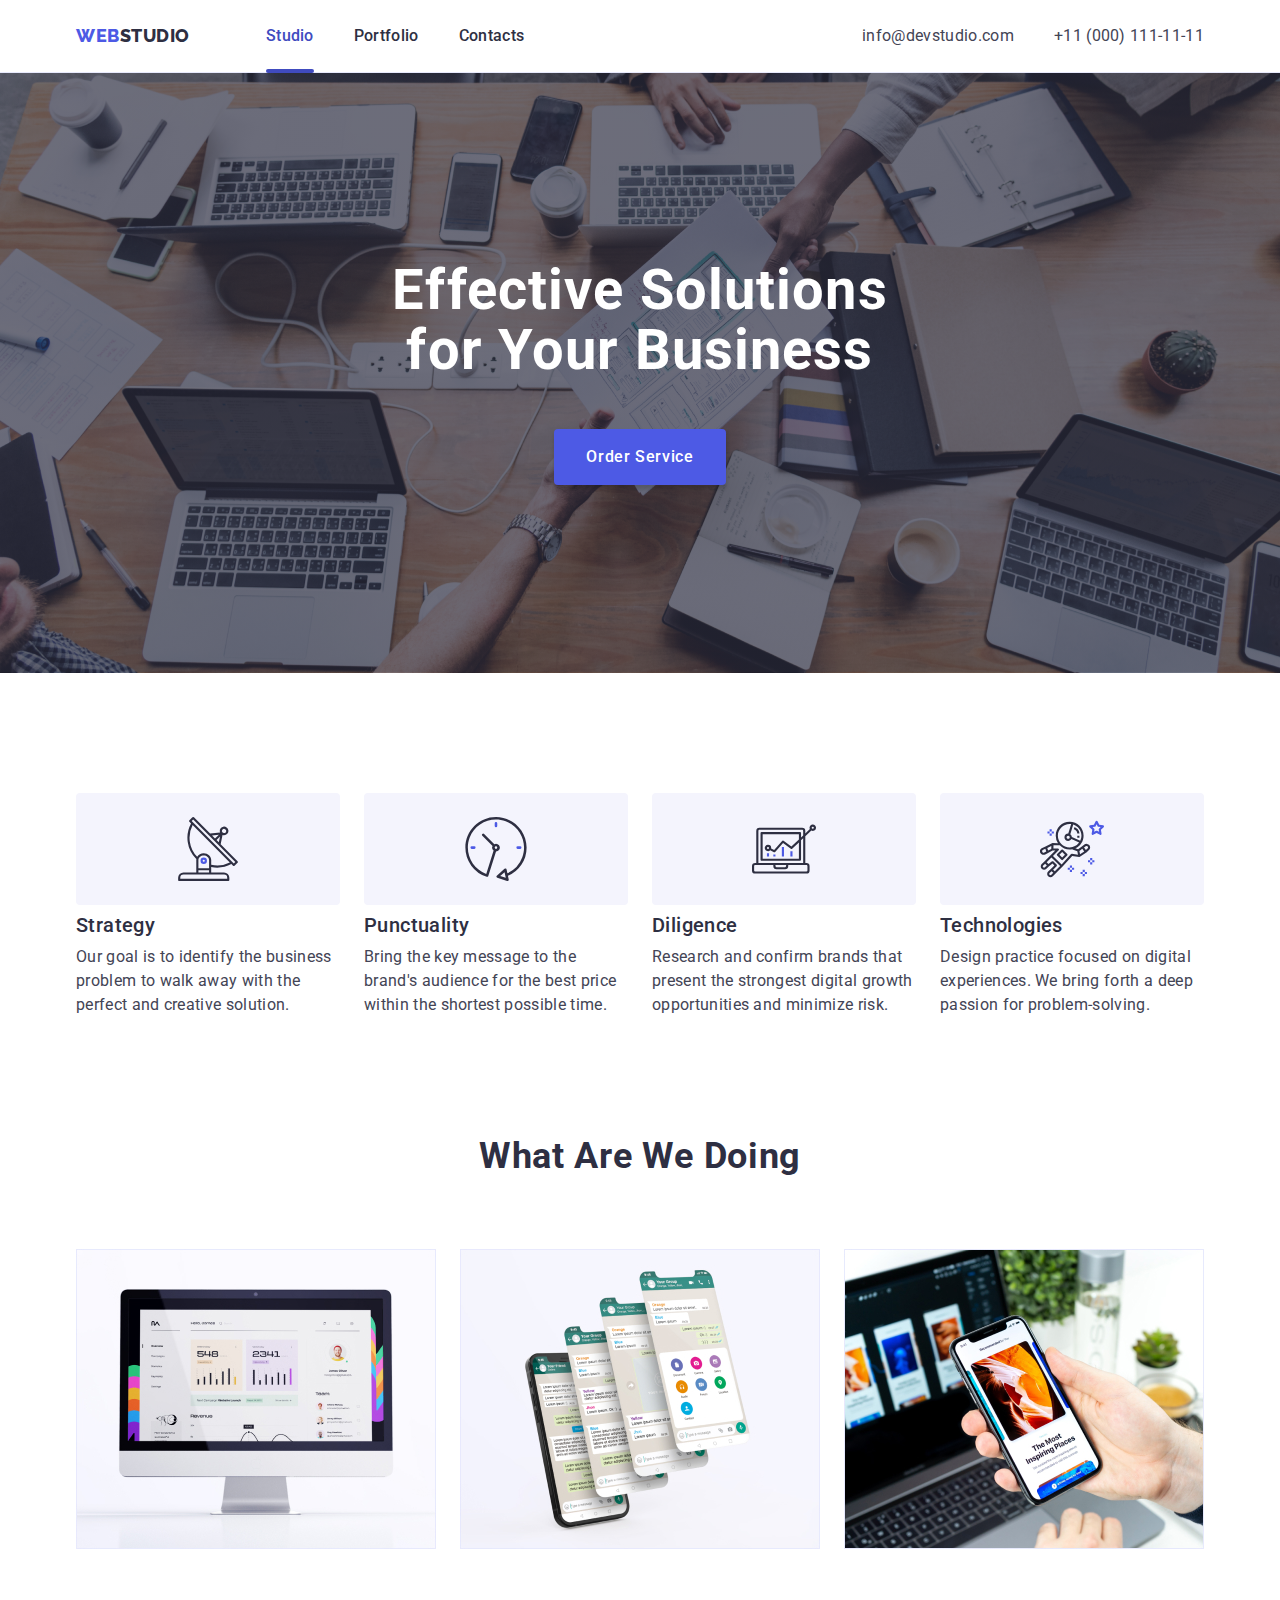
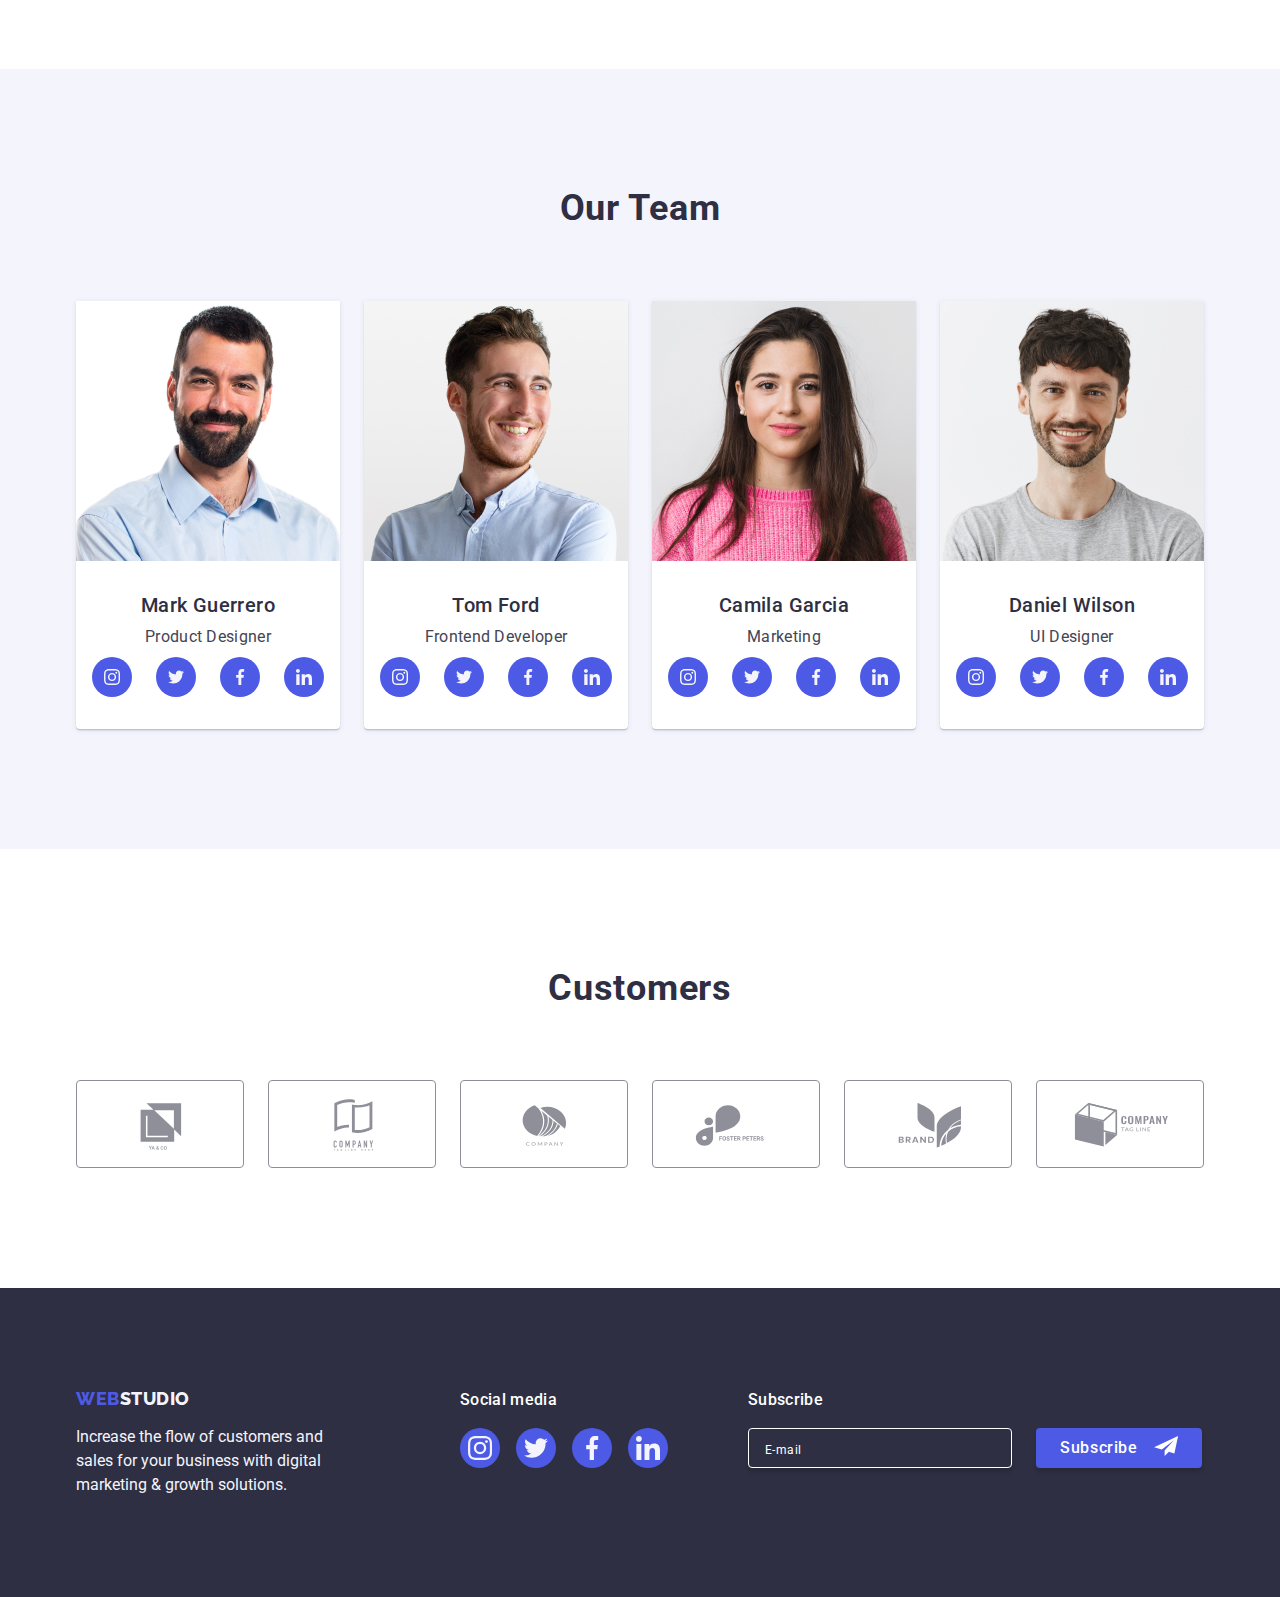
<file: index.html>
<!DOCTYPE html>
<html lang="en">
<head>
<meta charset="UTF-8">
<meta http-equiv="X-UA-Compatible" content="IE=edge">
<meta name="viewport" content="width=device-width, initial-scale=1.0">
<title>Web Studio</title>

<link rel="icon" type="image/png" sizes="32x32" href="./images/favicon.png">

<!--Fonts-->
<link rel="preconnect" href="https://fonts.googleapis.com" />
<link rel="preconnect" href="https://fonts.gstatic.com" crossorigin />
<link
  href="https://fonts.googleapis.com/css2?family=Raleway:wght@800&family=Roboto:wght@400;500;700&display=swap"
  rel="stylesheet" />

<!-- Normalize -->
<link
  href="https://cdn.jsdelivr.net/npm/modern-normalize@1.1.0/modern-normalize.min.css"
  rel="stylesheet" />
<link href="https://unpkg.com/aos@2.3.1/dist/aos.css" rel="stylesheet">

<!-- Custom styles -->
<link rel="stylesheet" href="./css/styles.css" />
</head>



<!-- Header selection-->
<body class="body">
<header class="header">
<div class="header-container container">
    <nav class="head-navigation">
        <a href="./index.html" class="logo link">Web<span class="logo-second-color">Studio</span></a>
        <ul class="navigation-list list">
            <li>
                <a href="./index.html" class="header-nav-link actual-link link">Studio</a></li>
            <li>
                <a href="./portfolio.html" class="header-nav-link link">Portfolio</a></li>
            <li>
                <a href="" class="header-nav-link link">Contacts</a></li>
        </ul>
    </nav>
    <address class="contact">
        <ul class="contact-list list">
            <li class="contact-list-item"><a href="mailto:info@devstudio.com" class="contact-link link">info@devstudio.com</a></li>
            <li class="contact-list-item"><a href="tel:+110001111111" class="contact-link link">+11 (000) 111-11-11</a></li>
        </ul>
    </address>
</div>
</header>



<!-- Main selection -->
<main>
<!-- Section №1 - Description -->
<section class="main-pic-description">
<div class="container">
            <h1 class="main-header">Effective Solutions for Your Business</h1>
            <button type="button" class="main-button" data-modal-open>Order Service</button>
</div>
</section>


<!-- Section №2 - Skills -->   
<section class="skills-main-slection">
<div class="container">
    <h2 class="main-title visually-hidden">Skills</h2>
    <ul class="skills-list list">
    <li class="skill-item">
        <div class="skill-ph">
            <svg class="skill-icon" width="64" height="64">
              <use href="./images/icons.svg#icon-antenna-1"></use>
            </svg>
        </div>      
        <h3 class="skills-title">Strategy</h3>
        <p class="skills-text">Our goal is to identify the business problem to walk away with the perfect and creative solution.</p>
    </li>
    <li class="skill-item">
        <div class="skill-ph">
            <svg class="skill-icon" width="64" height="64">
              <use href="./images/icons.svg#icon-clock-1"></use>
            </svg>
        </div>
        <h3 class="skills-title">Punctuality</h3>
        <p class="skills-text">Bring the key message to the brand's audience for the best price within the shortest possible time.</p>
    </li>
    <li class="skill-item">
        <div class="skill-ph">
            <svg class="skill-icon" width="64" height="64">
              <use href="./images/icons.svg#icon-diagram-1"></use>
            </svg>
        </div>
        <h3 class="skills-title">Diligence</h3>
        <p class="skills-text">Research and confirm brands that present the strongest digital growth opportunities and minimize risk.</p>
    </li>
    <li class="skill-item">
        <div class="skill-ph">
            <svg class="skill-icon" width="64" height="64">
              <use href="./images/icons.svg#icon-astronaut-1"></use>
            </svg>
        </div>
        <h3 class="skills-title">Technologies</h3>
        <p class="skills-text">Design practice focused on digital experiences. We bring forth a deep passion for problem-solving.</p>
    </li>
    </ul>
</div>
</section>

<!-- Section №3 - What are we doing -->
<section class="what-our-team-doing">
<div class="container">
    <h2 class="main-title">What are we doing</h2>
    <ul class="wotd-list list">
        <li class="wotd-list-item">
            <img src="./images/waw-m1.jpg" 
            alt="photo mac" 
            width="360"></li>
        <li class="wotd-list-item">
            <img src="./images/waw-m2.jpg"
            alt="photo phone" 
            width="360"></li>
        <li class="wotd-list-item">
            <img src="./images/waw-m3.jpg"
            alt="photo ph in hand" 
            width="360"></li>
    </ul>
</div>
</section>


<!-- Section №4 - Our team -->
<section class="team">
    <div class="container">
    <h2 class="main-title">Our Team</h2>
    <ul class="team-list list">
                <li class="team-item">
                <img src="./images/team-img-3.jpg" alt="Product Designer" width="264" height="260">  
                <div class="team-descr">       
                <h3 class="team-names">Mark Guerrero</h3>
                <p class="team-text">Product Designer</p>
                    <ul class="team-socials-list list">
                        <li class="team-socials-item">
                            <a class="team-socials-link" 
                            href="https://www.instagram.com/"
                            target="_blank"
                            rel="noopener noreferer"
                            aria-label="instagram">
                            <svg class="team-social-icon" width="16" height="16">
                            <use href="./images/icons.svg#icon-instagram-2">
                            </use>
                            </svg>
                            </a>
                            </li>
                        <li class="team-socials-item">
                            <a class="team-socials-link" 
                            href="https://twitter.com/"
                            target="_blank"
                            rel="noopener noreferer"
                            aria-label="twitter">                        
                            <svg class="team-social-icon" width="16" height="16">
                            <use href="./images/icons.svg#icon-twitter-1">
                            </use>
                            </svg>
                            </a>
                            </li>
                        <li class="team-socials-item">
                            <a class="team-socials-link" 
                            href="https://www.facebook.com/"
                            target="_blank"
                            rel="noopener noreferer"
                            aria-label="facebook">    
                            <svg class="team-social-icon" width="16" height="16">
                            <use href="./images/icons.svg#icon-facebook-1">
                            </use>
                            </svg>
                            </a>
                            </li>
                        <li class="team-socials-item">
                            <a class="team-socials-link" 
                            href="https://linkedin.com/"
                            target="_blank"
                            rel="noopener noreferer"
                            aria-label="linkedin">    
                            <svg class="team-social-icon" width="16" height="16">
                            <use href="./images/icons.svg#icon-linkedin-1">
                            </use>
                            </svg>
                            </a>    
                            </li>
                    </ul>
                </div>
                </li>
            <li class="team-item">
                    <img src="./images/team-img-2.jpg" alt="Frontend Developer" width="264" height="260">
                    <div class="team-descr">       
                        <h3 class="team-names">Tom Ford</h3>
                        <p class="team-text">Frontend Developer</p>
                        <ul class="team-socials-list list">
                            <li class="team-socials-item">
                                <a class="team-socials-link" 
                                href="https://www.instagram.com/"
                                target="_blank"
                                rel="noopener noreferer"
                                aria-label="instagram">
                                <svg class="team-social-icon" width="16" height="16">
                                <use href="./images/icons.svg#icon-instagram-2">
                                </use>
                                </svg>
                                </a>
                                </li>
                            <li class="team-socials-item">
                                <a class="team-socials-link" 
                                href="https://twitter.com/"
                                target="_blank"
                                rel="noopener noreferer"
                                aria-label="twitter">                        
                                <svg class="team-social-icon" width="16" height="16">
                                <use href="./images/icons.svg#icon-twitter-1">
                                </use>
                                </svg>
                                </a>
                                </li>
                            <li class="team-socials-item">
                                <a class="team-socials-link" 
                                href="https://www.facebook.com/"
                                target="_blank"
                                rel="noopener noreferer"
                                aria-label="facebook">    
                                <svg class="team-social-icon" width="16" height="16">
                                <use href="./images/icons.svg#icon-facebook-1">
                                </use>
                                </svg>
                                </a>
                                </li>
                            <li class="team-socials-item">
                                <a class="team-socials-link" 
                                href="https://linkedin.com/"
                                target="_blank"
                                rel="noopener noreferer"
                                aria-label="linkedin">     
                                <svg class="team-social-icon" width="16" height="16">
                                <use href="./images/icons.svg#icon-linkedin-1">
                                </use>
                                </svg>
                                </a>    
                                </li>
                        </ul>
                    </div>
                    </li>
                <li class="team-item"> 
                        <img src="./images/team-img-1.jpg" alt="Marketing" width="264" height="260">
                        <div class="team-descr">
                        <h3 class="team-names">Camila Garcia</h3>
                        <p class="team-text">Marketing</p>
                        <ul class="team-socials-list list">
                            <li class="team-socials-item">
                                <a class="team-socials-link" 
                                href="https://www.instagram.com/"
                                target="_blank"
                                rel="noopener noreferer"
                                aria-label="instagram">
                                <svg class="team-social-icon" width="16" height="16">
                                <use href="./images/icons.svg#icon-instagram-2">
                                </use>
                                </svg>
                                </a>
                                </li>
                            <li class="team-socials-item">
                                <a class="team-socials-link" 
                                href="https://twitter.com/"
                                target="_blank"
                                rel="noopener noreferer"
                                aria-label="twitter">                        
                                <svg class="team-social-icon" width="16" height="16">
                                <use href="./images/icons.svg#icon-twitter-1">
                                </use>
                                </svg>
                                </a>
                                </li>
                            <li class="team-socials-item">
                                <a class="team-socials-link" 
                                href="https://www.facebook.com/"
                                target="_blank"
                                rel="noopener noreferer"
                                aria-label="facebook">    
                                <svg class="team-social-icon" width="16" height="16">
                                <use href="./images/icons.svg#icon-facebook-1">
                                </use>
                                </svg>
                                </a>
                                </li>
                            <li class="team-socials-item">
                                <a class="team-socials-link" 
                                href="https://linkedin.com/"
                                target="_blank"
                                rel="noopener noreferer"
                                aria-label="linkedin">    
                                <svg class="team-social-icon" width="16" height="16">
                                <use href="./images/icons.svg#icon-linkedin-1">
                                </use>
                                </svg>
                                </a>    
                                </li>
                        </ul>
                    </div>
                    </li>
                <li class="team-item">
                    <img src="./images/team-img.jpg" alt="UI Designer" width="264" height="260">       
                    <div class="team-descr">       
                        <h3 class="team-names">Daniel Wilson</h3>
                        <p class="team-text">UI Designer</p>
                        <ul class="team-socials-list list">
                            <li class="team-socials-item">
                                <a class="team-socials-link" 
                                href="https://www.instagram.com/"
                                target="_blank"
                                rel="noopener noreferer"
                                aria-label="instagram">
                                <svg class="team-social-icon" width="16" height="16">
                                <use href="./images/icons.svg#icon-instagram-2">
                                </use>
                                </svg>
                                </a>
                                </li>
                            <li class="team-socials-item">
                                <a class="team-socials-link" 
                                href="https://twitter.com/"
                                target="_blank"
                                rel="noopener noreferer"
                                aria-label="twitter">                        
                                <svg class="team-social-icon" width="16" height="16">
                                <use href="./images/icons.svg#icon-twitter-1">
                                </use>
                                </svg>
                                </a>
                                </li>
                            <li class="team-socials-item">
                                <a class="team-socials-link" 
                                href="https://www.facebook.com/"
                                target="_blank"
                                rel="noopener noreferer"
                                aria-label="facebook">    
                                <svg class="team-social-icon" width="16" height="16">
                                <use href="./images/icons.svg#icon-facebook-1">
                                </use>
                                </svg>
                                </a>
                                </li>
                            <li class="team-socials-item">
                                <a class="team-socials-link" 
                                href="https://linkedin.com/"
                                target="_blank"
                                rel="noopener noreferer"
                                aria-label="linkedin">    
                                <svg class="team-social-icon" width="16" height="16">
                                <use href="./images/icons.svg#icon-linkedin-1">
                                </use>
                                </svg>
                                </a>    
                                </li>
                        </ul>
                    </div>
                    </li>
    </ul>
    </div>
</section>



<!-- Section №5 - Customers -->
<section class="customers">
    <div class="container">
        <h2 class="main-title customers-title">Customers</h2>
        <ul class="customers-list list">
            <li class="customers-item">
                <a class="customers-link link" href="">
                    <svg class="customers-icon" width="104" height="56">
                      <use href="./images/icons.svg#icon-Logo"></use>
                    </svg>
                </a>
            </li>
            <li class="customers-item">
                <a href="" class="customers-link link">
                    <svg class="customers-icon" width="104" height="56">
                      <use href="./images/icons.svg#icon-Logo-1"></use>
                    </svg>
                </a>
            </li>
            <li class="customers-item">
                <a class="customers-link link" href="">
                    <svg class="customers-icon" width="104" height="56">
                      <use href="./images/icons.svg#icon-Logo-2"></use>
                    </svg>
                </a>
            </li>
            <li class="customers-item">
                <a class="customers-link link" href="">
                    <svg class="customers-icon" width="104" height="56">
                      <use href="./images/icons.svg#icon-Logo-3"></use>
                    </svg>
                </a>
            </li>
            <li class="customers-item">
                <a class="customers-link link" href="">
                    <svg class="customers-icon" width="104" height="56">
                      <use href="./images/icons.svg#icon-Logo-4"></use>
                    </svg>
                </a>
            </li>
            <li class="customers-item">
                <a class="customers-link link" href="">
                    <svg class="customers-icon" width="104" height="56">
                      <use href="./images/icons.svg#icon-Logo-5"></use>
                    </svg>
                </a>
            </li>
        </ul>
    </div>
</section>
</main>



<!-- Footer selection -->
<footer class="footer">
    <div class="footer-nosocial-container container">

        <div class="container-footer">
        <a href="./index.html" class="footer-logo logo link">Web<span class="logo-third-color">Studio</span></a>
        <p class="footer-text">Increase the flow of customers and sales for your business with digital marketing & growth solutions.</p>
        </div>
        
        <div class="container-footer-social">
            <p class="footer-social-title">Social media</p>
            <ul class="footer-social-list list">
                <li class="footer-social-item">
                    <a class="footer-social-link link" href="">
                        <svg class="footer-social-icon" width="24" height="24">
                            <use href="./images/icons.svg#icon-instagram-2"></use>
                          </svg>
                    </a>
                </li>
                <li class="footer-social-item">
                    <a class="footer-social-link link" href="">
                        <svg class="footer-social-icon" width="24" height="24">
                            <use href="./images/icons.svg#icon-twitter-1"></use>
                          </svg>
                    </a>
                </li>
                <li class="footer-social-item">
                    <a class="footer-social-link link" href="">
                        <svg class="footer-social-icon" width="24" height="24">
                            <use href="./images/icons.svg#icon-facebook-1"></use>
                          </svg>
                    </a>
                </li>
                <li class="footer-social-item">
                    <a class="footer-social-link link" href="">
                        <svg class="footer-social-icon" width="24" height="24">
                            <use href="./images/icons.svg#icon-linkedin-1"></use>
                          </svg>
                    </a>
                </li>                
            </ul>
        </div>

        <div class="container-footer-subscribe">
            <p class="footer-social-title">Subscribe</p>
            <form class="footer-subscribe">
                <label for="footer_email"></label>
                <input
                class="footer-subscribe-email"
                type="email"
                name="footer_email"
                id="footer_email"
                pattern="[a-z0-9._%+-]+@[a-z0-9.-]+\.[a-z]{2,4}$"
                placeholder="E-mail" />
            <button class="footer-subscribe-btn" type="submit">Subscribe
                <svg class="footer-subscribe-btn-icon" width="24" height="20">
                  <use href="./images/icons.svg#icon-sendicon"></use>
                </svg>
            </button>
            </form>
        </div>
</div>
</footer>



<!-- Modal window -->
<div class="backdrop is-hidden" data-modal>
    <div class="modal">
        <button class="modal-btn" data-modal-close>
            <svg class="modal-icon" width="8" height="8">
              <use href="./images/icons.svg#icon-Vector"></use>
            </svg>
        </button>

            <p class="modal-form-title">Leave your contacts and we will call you back</p>
            <form class="modal-form" name="modal-contact">
                <label class="modal-form-label" for="user_name">Name</label>
                    <div class="modal-form-box">
                        <input
                            class="modal-form-inbox"
                            type="text"
                            id="user_name"
                            name="user_name"
                            minlength="3"
                            required>
                        <svg class="modal-form-icon" width="18" height="24">
                          <use href="./images/icons.svg#icon-person"></use>
                        </svg>
                    </div>
                
                <label class="modal-form-label" for="user_phone">Phone</label>
                    <div class="modal-form-box">
                        <input
                            class="modal-form-inbox"
                            type="tel"
                            name="user_phone"
                            id="user_phone"
                            required>
                        <svg class="modal-form-icon" width="18" height="24">
                          <use href="./images/icons.svg#icon-phone"></use>
                        </svg>
                    </div>
                
                <label class="modal-form-label" for="user_email">Email</label>
                    <div class="modal-form-box">
                        <input
                            class="modal-form-inbox" 
                            type="email"
                            name="user_email"
                            id="user_email"
                            required
                            pattern="[a-z0-9._%+-]+@[a-z0-9.-]+\.[a-z]{2,4}$" />
                        <svg class="modal-form-icon" width="18" height="24">
                          <use href="./images/icons.svg#icon-email"></use>
                        </svg>
                    </div>
    
                <label class="modal-form-label" for="user_text_area">Comment</label>
                        <textarea
                            class="modal-form-massage-inbox" 
                            name="user_text_area"
                            id="user_text_area"
                            rows="6"
                            placeholder="Text input"></textarea>
                
                <label class="modal-form-label-agreem">
                        <input class="modal-form-agreem-box" type="checkbox" >
                            <svg class="modal-form-agreem-box-icon" width="16" height="16">
                                <use class="modal-form-agreem-box-icon-unchecked" 
                                            href="./images/icons.svg#icon-unchecked"></use>
                                <use class="modal-form-agreem-box-icon-checked" 
                                            href="./images/icons.svg#icon-checked"></use>
                            </svg>
                        <span class="modal-form-agreem-text">I accept the terms and conditions of the <a class="modal-form-agreem-link" href="">Privacy Policy</a></span>
                </label>
                <button class="main-button" type="submit">Send</button>
        </form>
    </div>
</div>


<!-- JS -->
<script src="https://unpkg.com/aos@2.3.1/dist/aos.js"></script>
<script src="./js/animation.js"></script>
<script src="./js/modal.js"></script>

</body>
</html>
</file>
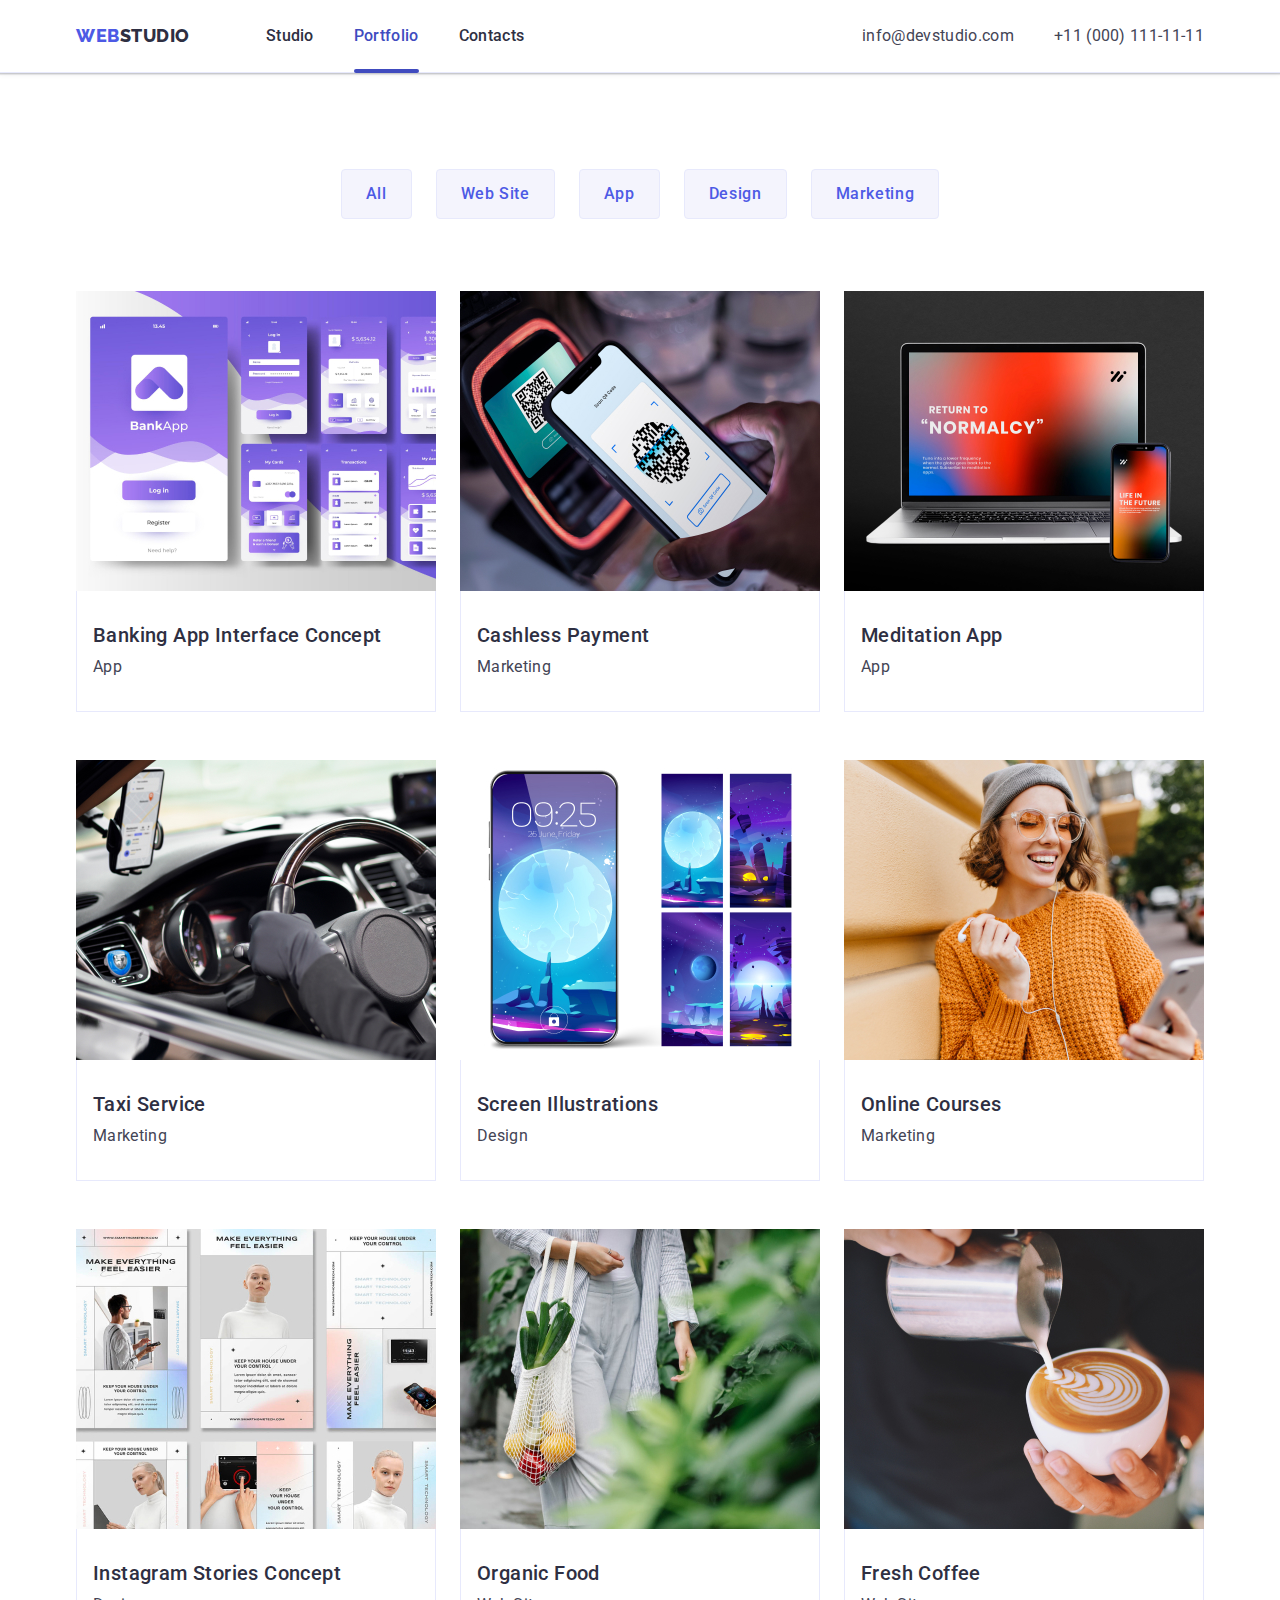
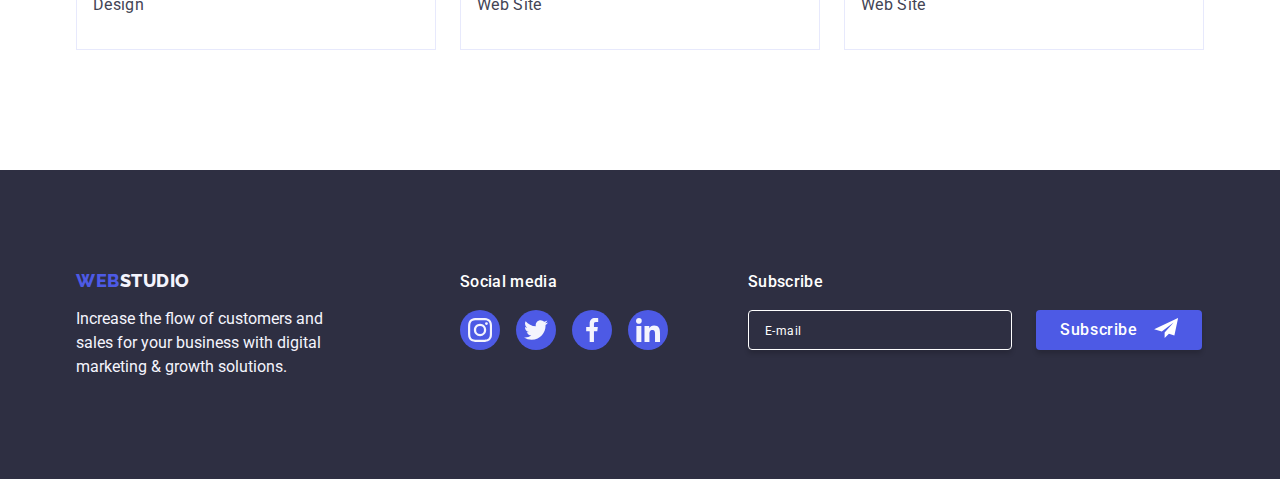
<file: portfolio.html>
<!DOCTYPE html>
<html lang="en">
<head>
<meta charset="UTF-8">
<meta http-equiv="X-UA-Compatible" content="IE=edge">
<meta name="viewport" content="width=device-width, initial-scale=1.0">
<title>Web Studio</title>

<link rel="icon" type="image/png" sizes="32x32" href="./images/favicon.png">

<!--Fonts-->
<link rel="preconnect" href="https://fonts.googleapis.com" />
<link rel="preconnect" href="https://fonts.gstatic.com" crossorigin />
<link
  href="https://fonts.googleapis.com/css2?family=Raleway:wght@800&family=Roboto:wght@400;500;700&display=swap"
  rel="stylesheet" />

<!-- Normalize -->
<link
  href="https://cdn.jsdelivr.net/npm/modern-normalize@1.1.0/modern-normalize.min.css"
  rel="stylesheet" />

<!-- Custom styles -->
<link rel="stylesheet" href="./css/styles.css" />
</head>




<!-- Header selection-->
<body class="body">
<header class="header">
<div class="header-container container">
    <nav class="head-navigation">
        <a href="./index.html" class="logo link">Web<span class="logo-second-color">Studio</span></a>
        <ul class="navigation-list list">
            <li>
                <a href="./index.html" class="header-nav-link link">Studio</a></li>
            <li>
                <a href="./portfolio.html" class="header-nav-link actual-link link">Portfolio</a></li>
            <li>
                <a href="" class="header-nav-link link">Contacts</a></li>
        </ul>
    </nav>
    <address class="contact">
        <ul class="contact-list list">
            <li class="contact-list-item"><a href="mailto:info@devstudio.com" class="contact-link link">info@devstudio.com</a></li>
            <li class="contact-list-item"><a href="tel:+110001111111" class="contact-link link">+11 (000) 111-11-11</a></li>
        </ul>
    </address>
</div>
</header>




<!-- Main selection -->
<main>
<!-- Buttons -->   
<section class="portfolio">
<div class="container">
<h1 hidden>Photo-pf</h1>
<ul class="pf-filters list">
    <li class="pf-first-list-filter">
        <button type="button" class="pf-butt-filter list">All</button></li>
    <li class="pf-first-list-filter">
        <button type="button" class="pf-butt-filter list">Web Site</button></li>
    <li class="pf-first-list-filter">
        <button type="button" class="pf-butt-filter list">App</button></li>
    <li class="pf-first-list-filter">
        <button type="button" class="pf-butt-filter list">Design</button></li>
    <li class="pf-first-list-filter">
        <button type="button" class="pf-butt-filter list">Marketing</button></li>
</ul>

<ul class="pf-list-img list">
    <li class="pf-item-card">
        <a class="pf-item-link-hofo link" href="">
            <div class="pf-img-frame-box">
            <img 
            src="./images/img-1.jpg" 
            alt="Banking App"
            width="360" >
                <div class="pf-overlay">
                <p class="pf-overlay-text">14 Stylish and User-Friendly App Design Concepts · Task Manager App · Calorie Tracker App · Exotic Fruit Ecommerce App · Cloud Storage App</p>
                </div>
            </div>
            <div class="pf-for-imgtext">
            <h2 class="pf-text-title">Banking App Interface Concept</h2>
            <p class="pf-text-text">App</p>
        </div></a>    
        </li>
    <li class="pf-item-card">
        <a class="pf-item-link-hofo link" href="">
            <div class="pf-img-frame-box">
            <img 
            src="./images/img-2.jpg"
            alt="Cashless Payment"
            width="360" >
                <div class="pf-overlay">
                <p class="pf-overlay-text">14 Stylish and User-Friendly App Design Concepts · Task Manager App · Calorie Tracker App · Exotic Fruit Ecommerce App · Cloud Storage App</p>
                </div>
            </div>
            <div class="pf-for-imgtext">
            <h2 class="pf-text-title">Cashless Payment</h2>
            <p class="pf-text-text">Marketing</p>
        </div></a>
        </li>
    <li class="pf-item-card">
        <a class="pf-item-link-hofo link" href="">
            <div class="pf-img-frame-box">
            <img 
            src="./images/img-3.jpg" 
            alt="Meditation App"
            width="360" >
                <div class="pf-overlay">
                <p class="pf-overlay-text">14 Stylish and User-Friendly App Design Concepts · Task Manager App · Calorie Tracker App · Exotic Fruit Ecommerce App · Cloud Storage App</p>
                </div>
            </div>
            <div class="pf-for-imgtext">
            <h2 class="pf-text-title">Meditation App</h2>
            <p class="pf-text-text">App</p>
        </div></a>
        </li>
    <li class="pf-item-card">
        <a class="pf-item-link-hofo link" href="">
            <div class="pf-img-frame-box">
            <img 
            src="./images/img-4.jpg" 
            alt="Taxi Service"
            width="360" >
                <div class="pf-overlay">
                <p class="pf-overlay-text">14 Stylish and User-Friendly App Design Concepts · Task Manager App · Calorie Tracker App · Exotic Fruit Ecommerce App · Cloud Storage App</p>
                </div>
            </div>
            <div class="pf-for-imgtext">
            <h2 class="pf-text-title">Taxi Service</h2>
            <p class="pf-text-text">Marketing</p>
        </div></a>
        </li>
    <li class="pf-item-card">
        <a class="pf-item-link-hofo link" href="">
            <div class="pf-img-frame-box">
            <img 
            src="./images/img-5.jpg" 
            alt="Screen Illustrations"
            width="360" >
                <div class="pf-overlay">
                <p class="pf-overlay-text">14 Stylish and User-Friendly App Design Concepts · Task Manager App · Calorie Tracker App · Exotic Fruit Ecommerce App · Cloud Storage App</p>
                </div>
            </div>
            <div class="pf-for-imgtext">
            <h2 class="pf-text-title">Screen Illustrations</h2>
            <p class="pf-text-text">Design</p>
        </div></a>
        </li>
    <li class="pf-item-card">
        <a class="pf-item-link-hofo link" href="">
            <div class="pf-img-frame-box">
            <img 
            src="./images/img-6.jpg" 
            alt="Online Courses"
            width="360" >
                <div class="pf-overlay">
                <p class="pf-overlay-text">14 Stylish and User-Friendly App Design Concepts · Task Manager App · Calorie Tracker App · Exotic Fruit Ecommerce App · Cloud Storage App</p>
                </div>
            </div>
            <div class="pf-for-imgtext">
            <h2 class="pf-text-title">Online Courses</h2>
            <p class="pf-text-text">Marketing</p>
        </div></a>
        </li>
    <li class="pf-item-card">
        <a class="pf-item-link-hofo link" href="">
            <div class="pf-img-frame-box">
            <img 
            src="./images/img-7.jpg" 
            alt="Instagram Stories"
            width="360" >
                <div class="pf-overlay">
                <p class="pf-overlay-text">14 Stylish and User-Friendly App Design Concepts · Task Manager App · Calorie Tracker App · Exotic Fruit Ecommerce App · Cloud Storage App</p>
                </div>
            </div>
            <div class="pf-for-imgtext">
            <h2 class="pf-text-title">Instagram Stories Concept</h2>
            <p class="pf-text-text">Design</p>
        </div></a>
        </li>
    <li class="pf-item-card">
        <a class="pf-item-link-hofo link" href="">
            <div class="pf-img-frame-box">
            <img 
            src="./images/img-8.jpg" 
            alt="Organic Food"
            width="360" >
                <div class="pf-overlay">
                <p class="pf-overlay-text">14 Stylish and User-Friendly App Design Concepts · Task Manager App · Calorie Tracker App · Exotic Fruit Ecommerce App · Cloud Storage App</p>
                </div>
            </div>
            <div class="pf-for-imgtext">
            <h2 class="pf-text-title">Organic Food</h2>
            <p class="pf-text-text">Web Site</p>
        </div></a>
        </li>
    <li class="pf-item-card">
        <a class="pf-item-link-hofo link" href="">
            <div class="pf-img-frame-box">
            <img 
            src="./images/img-9.jpg" 
            alt="Fresh Coffee"
            width="360" >
                <div class="pf-overlay">
                <p class="pf-overlay-text">14 Stylish and User-Friendly App Design Concepts · Task Manager App · Calorie Tracker App · Exotic Fruit Ecommerce App · Cloud Storage App</p>
                </div>
            </div>
            <div class="pf-for-imgtext">
            <h2 class="pf-text-title">Fresh Coffee</h2>
            <p class="pf-text-text">Web Site</p>
        </div></a>
        </li>
</ul>
</div>
</section>
</main>


<!-- Footer selection -->
<footer class="footer">
    <div class="footer-nosocial-container container">

        <div class="container-footer">
        <a href="./index.html" class="footer-logo logo link">Web<span class="logo-third-color">Studio</span></a>
        <p class="footer-text">Increase the flow of customers and sales for your business with digital marketing & growth solutions.</p>
        </div>
        
        <div class="container-footer-social">
            <p class="footer-social-title">Social media</p>
            <ul class="footer-social-list list">
                <li class="footer-social-item">
                    <a class="footer-social-link link" href="">
                        <svg class="footer-social-icon" width="24" height="24">
                            <use href="./images/icons.svg#icon-instagram-2"></use>
                          </svg>
                    </a>
                </li>
                <li class="footer-social-item">
                    <a class="footer-social-link link" href="">
                        <svg class="footer-social-icon" width="24" height="24">
                            <use href="./images/icons.svg#icon-twitter-1"></use>
                          </svg>
                    </a>
                </li>
                <li class="footer-social-item">
                    <a class="footer-social-link link" href="">
                        <svg class="footer-social-icon" width="24" height="24">
                            <use href="./images/icons.svg#icon-facebook-1"></use>
                          </svg>
                    </a>
                </li>
                <li class="footer-social-item">
                    <a class="footer-social-link link" href="">
                        <svg class="footer-social-icon" width="24" height="24">
                            <use href="./images/icons.svg#icon-linkedin-1"></use>
                          </svg>
                    </a>
                </li>                
            </ul>
        </div>
        <div class="container-footer-subscribe">
            <p class="footer-social-title">Subscribe</p>
            <form class="footer-subscribe">
                <label for="footer_email"></label>
                <input
                class="footer-subscribe-email"
                type="email"
                name="footer_email"
                id="footer_email"
                pattern="[a-z0-9._%+-]+@[a-z0-9.-]+\.[a-z]{2,4}$"
                placeholder="E-mail" />
            
            <button class="footer-subscribe-btn" type="submit">Subscribe
                <svg class="footer-subscribe-btn-icon" width="24" height="20">
                  <use href="./images/icons.svg#icon-sendicon"></use>
                </svg>
            </button>
            </form>
        </div>
</div>
</footer>
</body>
</html>
</file>
<file: css/styles.css>
/**
  |============================
  | Root & other
  |============================
*/
html {
  box-sizing: border-box;
}
*,
*::before,
*::after {
  box-sizing: border-box;
}

:root {
  /* Fonts */
  --primary-font: "Roboto", sans-serif;
  --footer-font: "Roboto", sans-serif;

  /* BG colors */
  --main-bg-color: #ffffff;
  --second-bg-color: #f4f4fd;
  --footer-bg-color: #2E2F42;
  --ourteam-bg-color: #f4f4fd;
  --modal-bg-color:#FCFCFC;

  /* Text colors */
  --main-text-color: #434455;
  --main-btn-color: #ffffff;
  --main-title-color: #2e2f42;
  --pf-frame-color: #f4f4fd;
  --modal-form-text:#8E8F99;

  /* Border color */
  --border-color:#E7E9FC;

  /* logo colors */
  --first-logo-color: #4d5ae5;
  --second-logo-color: #2e2f42;
  --third-logo-color: #f4f4fd;

  /* Button colors */
  --first-btnlink-color: #4d5ae5;
  --second-btnlink-color:#404BBF;

  /* Social team*/
  --first-social-color:#4d5ae5;
  --second-social-color:#404BBF;

  /* Icons customers*/
  --customer-icon:#8E8F99;

  /* Icons footer */
  --third-social-color:#31D0AA;

/* Animation */
  scroll-behavior: smooth;
  --timing-fun-animation: cubic-bezier(0.4, 0, 0.2, 1);
  --timing-fun-duration: 250ms;

}




/**
  |============================
  | Body
  |============================
*/
.body {
  font-size: 16px;
  font-family: var(--primary-font);
  background-color: var(--main-bg-color);
  color: var(--main-text-color);
}

h1,h2,h3,h4,h5,h6 {
  color: var(--main-title-color);
}

.container {
  width: 1158px;

  padding-left: 15px;
  padding-right: 15px;
  margin-left: auto;
  margin-right: auto;
}

.main-title {
  font-weight: 700;
  font-size: 36px;
  line-height: 1.11;
  text-align: center;
  letter-spacing: 0.02em;
  color: var(--main-title-color);
  text-transform: capitalize;

  margin-bottom: 72px;
}


/* reset start */
h1,h2,h3,h4,h5,h6,p,ul,ol {
  margin: 0;
}

.list {
  list-style: none;
  margin: 0;
  padding: 0;
}

.link {
  color: currentColor;
  text-decoration: none;
}

.link:hover,
.link:focus {
  color: var(--second-btnlink-color);
}

img {
  display: block;
  max-width: 100%;
  height: auto;
}

button {
  font-family: inherit;
  color: currentColor;
  cursor: pointer;
}
/* reset end */



  
/**
  |============================
  | Logo section
  |============================
*/
.logo {
  font-family: "Raleway", sans-serif;
  font-weight: 800;
  font-size: 18px;
  line-height: 1.17;
  text-transform: uppercase;
  letter-spacing: 0.03em;
  margin-right: 76px;

  /* Web */
  color: var(--first-logo-color);
}

/* Studio */
.logo-second-color {
  color: var(--second-logo-color);
}
.logo-third-color {
  color: var(--third-logo-color);
}



  
/**
  |============================
  | Navigation section
  |============================
*/
.header {
  color: var(--main-title-color);
  border-bottom: 1px solid var(--border-color);
  box-shadow: 0px 2px 1px rgba(46, 47, 66, 0.08), 0px 1px 1px rgba(46, 47, 66, 0.16), 0px 1px 6px rgba(46, 47, 66, 0.08);
}

.header-container {
  display: flex;
  align-items: center;
}

.head-navigation {
  display: flex;
  align-items: center;
}

.navigation-list {
  display: flex;
  gap: 40px;
}

.header-nav-link {
  font-family: var(--primary-font);
  font-weight: 500;
  font-size: 16px;
  line-height: 1.5;
  letter-spacing: 0.02em;
  color: var(--main-title-color);

  padding: 24px 0;
  display: block;
  position: relative;

  transition: color var(--timing-fun-duration) var(--timing-fun-animation);
}

.header-nav-link.actual-link{
color: var(--second-btnlink-color);
}

.header-nav-link:hover,
.header-nav-link:focus {
  color: var(--second-btnlink-color);
}

.header-nav-link::after{
content:'';

width: 100%;
height: 4px;
border-radius: 2px;

display: block;
position: absolute;
left: 0;
bottom: -1px;
transition: background-color var(--timing-fun-duration) var(--timing-fun-animation);
}

.header-nav-link.actual-link::after{
background-color: var(--second-btnlink-color);
}




/**
  |============================
  | Contacts section 
  |============================
*/
.contact {
  font-style: inherit;
  margin-left: auto;
}

.contact-list {
  display: flex;
  text-align: right;
  gap: 40px;
}

.contact-link {
  font-family: var(--primary-font);
  text-decoration: none;
  font-weight: 400;
  font-size: 16px;
  line-height: 1.5;
  letter-spacing: 0.02em;
  color: var(--main-text-color);

  transition: color var(--timing-fun-duration) var(--timing-fun-animation);
}

.contact-link:hover,
.contact-link:focus {
  color: var(--second-btnlink-color);
}



/**
  |============================
  | Index - Section №1 - Description
  |============================
*/

.main-pic-description {
  text-align: center;
  background-color: var(--main-title-color);
  padding: 188px 0;
  text-align: center;


  max-width: 1440px;
  margin-left: auto;
  margin-right: auto;
  background-image: linear-gradient(rgba(46, 47, 66, 0.7),rgba(46, 47, 66, 0.7)),url(../images/people-office.jpg);
  background-repeat: no-repeat;
  background-size: cover;
  background-position: center;
}

.main-header {
  font-weight: 700;
  font-size: 56px;
  line-height: 1.07;
  letter-spacing: 0.02em;
  color: var(--main-btn-color);

  max-width: 496px;
  
  margin-left: auto;
  margin-right: auto;
  margin-bottom: 48px;
}

.main-button {
  margin: 0 auto;
  display: block;
  border: none;

  font-weight: 500;
  font-size: 16px;
  line-height: 1.5;
  letter-spacing: 0.04em;
  padding: 16px 32px;
  min-width: 169px;
  border-radius: 4px;
  cursor: pointer;

  font-family: var(--primary-font);
  background-color: var(--first-btnlink-color);
  color: var(--main-btn-color);
  box-shadow: 0px 4px 4px rgba(0, 0, 0, 0.15);

  transition: background-color var(--timing-fun-duration) var(--timing-fun-animation);
}


.main-button:hover, 
.main-button:focus {
  background-color: var(--second-btnlink-color);
}




/**
  |============================
  | Index - Section №2 - Skills
  |============================
*/

.skills-main-slection {
padding: 120px 0;
}

.skills-list {
  display: flex;
  gap: 24px;
}

.skills-title {
  font-weight: 500;
  font-size: 20px;
  line-height: 1.2;
  letter-spacing: 0.02em;
  color: var(--main-title-color);
  margin-bottom: 8px;
}

.skills-text {
  letter-spacing: 0.02em;
  line-height: 1.5;

  color: var(--main-text-color);
}

.skill-item{
  flex-basis: calc((100% - 72px)/ 4);
}

.visually-hidden {
  position: absolute;
  width: 1px;
  height: 1px;
  margin: -1px;
  border: 0;
  padding: 0;
  
  white-space: nowrap;
  clip-path: inset(100%);
  clip: rect(0 0 0 0);
  overflow: hidden;
}


.skill-ph {
display: flex;
align-items: center;
justify-content: center;

width: 264px;
height: 112px;

background-color: var(--second-bg-color);
border-radius: 4px;
margin-bottom: 8px;
}




/**
  |============================
  | Index - Section №3 - What are we doing
  |============================
*/

.what-our-team-doing {
  padding-bottom: 120px;
}

.wotd-list {
  display: flex;
  margin: auto 0;
  gap: 24px;
}

.wotd-list-item {
  width: calc((100% - 48px)/ 3);
}




/**
  |============================
  | Index - Section №4 - Our team
  |============================
*/
.team {
  background-color: var(--ourteam-bg-color);
  padding-bottom: 120px;
  padding-top: 120px;
}

.team-list {
  display: flex;
  gap: 24px;
}

.team-item {
  width: calc((100% - 72px) / 4);
  background-color: var(--main-bg-color);
  border-radius: 0px 0px 4px 4px;
  box-shadow: 0px 1px 6px rgba(46, 47, 66, 0.08),
    0px 1px 1px rgba(46, 47, 66, 0.16), 0px 2px 1px rgba(46, 47, 66, 0.08);
}

.team-descr{
  padding: 32px 0px;
}

.team-title {
  letter-spacing: 0.02em;
  font-size: 20px;
  line-height: 1.2;
  color: var(--main-title-color);
}

.team-names {
  font-weight: 500;
  font-size: 20px;
  line-height: 1.2;
  letter-spacing: 0.02em;
  text-align: center;

  margin-bottom: 8px;
  color: var(--main-title-color);
}

.team-text {
  font-weight: 400;
  font-size: 16px;
  letter-spacing: 0.02em;
  line-height: 1.5;


  text-align: center;
  color: var(--main-text-color);
  margin-bottom: 8px;
}


/* Team - Social media  */
.team-socials-list{
  display: flex;
  align-items: center;
  justify-content: center;
  gap:24px;
}

.team-socials-item {
height: 40px;
width: 40px;
}

.team-socials-link {
display: flex;
align-items: center;
justify-content: center ;

height: 100%;
width: 100%;

background-color: var(--second-social-color);
background:var(--first-social-color);
border-radius: 50%;

transition: background-color var(--timing-fun-duration) var(--timing-fun-animation);
}

.team-socials-link:hover,
.team-socials-link:focus {
  background-color:var(--second-btnlink-color);
}

.team-social-icon{
fill: var(--second-bg-color);
}





/**
  |============================
  | Index - Section №5 - Customers
  |============================
*/
.customers {
  padding: 120px 0;
}

.customers-title {
  margin-bottom: 72px;
  line-height: 1.1;
}

.customers-list {
display: flex;
align-items: center;
justify-content: center;
gap:24px;
}

.customers-item {
  width: calc((100% - 120px)/ 6);
  height: 88px;
}

.customers-link {
display: flex;
align-items: center;
justify-content: center ;

width: 168px;
height: 88px;

border: 1px solid #8E8F99;
border-radius: 4px;
padding: 16px 32px;
color: var(--customer-icon);

transition: color var(--timing-fun-duration) var(--timing-fun-animation), 
border-color var(--timing-fun-duration) var(--timing-fun-animation);
}

.customers-link:hover,
.customers-link:focus {
color: var(--second-btnlink-color);
border-color:var(--second-btnlink-color);
}


.customers-icon{
  fill:currentColor;
  transition: fill var(--timing-fun-duration) var(--timing-fun-animation);
}

.customers-icon:hover,
.customers-icon:focus { 
fill:currentColor;
}





/**
  |============================
  | PF - Section №1 - ALL
  |============================
*/

.portfolio{
  padding-top: 96px;
  padding-bottom: 120px;
}

.pf-filters{
  display: flex;
  justify-content: center;
  margin: auto 0;
  margin-bottom: 72px;
  gap: 24px;
}

.pf-list-img {
  display: flex;
  flex-wrap: wrap;
  row-gap: 48px;
  column-gap: 24px;
}

.pf-butt-filter {
  font-family: inherit;
  letter-spacing: 0.04em;
  font-weight: 500;
  font-size: 16px;
  line-height: 1.5;
  border-radius: 4px;
  cursor: pointer;

  background-color: var(--second-bg-color);
  color: var(--first-btnlink-color);

  padding: 12px 24px;
  border-radius: 4px;
  border: 1px solid var(--border-color);

  transition: color var(--timing-fun-duration) var(--timing-fun-animation), 
  border var(--timing-fun-duration) var(--timing-fun-animation),
  box-shadow var(--timing-fun-duration) var(--timing-fun-animation),
  background-color var(--timing-fun-duration) var(--timing-fun-animation);
}

.pf-butt-filter:hover,
.pf-butt-filter:focus {
  color: var(--main-btn-color);
  background-color: var(--second-btnlink-color);
  border: 1px solid transparent;
  box-shadow: 0px 3px 1px rgba(0, 0, 0, 0.1), 0px 2px 1px rgba(0, 0, 0, 0.08),
  0px 2px 2px rgba(0, 0, 0, 0.12);
}

.pf-item-card {
  width: calc((100% - 48px) / 3);
}

.pf-for-imgtext{
padding: 32px 16px;
border: 1px solid var(--border-color);
border-top: none;
}

.pf-text-title {
  color: var(--main-title-color);
  font-family: var(--primary-font);
  font-weight: 500;
  font-size: 20px;
  line-height: 1.2;
  letter-spacing: 0.02em;
  
  margin-bottom: 8px;
}

.pf-text-text {
  letter-spacing: 0.02em;
  line-height: 1.5;
  color: var(--main-text-color);
}

.pf-item-link-hofo{
  display: block;
  transition: box-shadow var(--timing-fun-duration) var(--timing-fun-animation);
}

.pf-item-link-hofo:hover,
.pf-item-link-hofo:focus {
  box-shadow: 0px 1px 6px rgba(46, 47, 66, 0.08), 0px 1px 1px rgba(46, 47, 66, 0.16), 0px 2px 1px rgba(46, 47, 66, 0.08);
}

.pf-img-frame-box{
  position: relative;
  overflow: hidden ;
}

.pf-overlay{
  position: absolute;

  width: 100%;
  height: 100%;
  
  top: 0;
  left:0;
  padding: 40px 32px 0px 32px;
  
  font-weight: 400;
  font-size: 16px;
  line-height: 24px;
  letter-spacing: 0.02em;
  background-color: var( --first-logo-color);
  color:var(--pf-frame-color);

  transform: translateY(100%);
  transition: transform var(--timing-fun-duration) var(--timing-fun-animation);
}

.pf-item-card:hover .pf-overlay{
  transform: translateY(0);
}





/**
  |============================
  | Footer - Section
  |============================
*/
.footer {
  font-size: 16px;
  line-height: 1.5;
  font-weight: 400;
  padding: 100px 0;

  background-color: var(--footer-bg-color);
  color: var(--third-logo-color);
}

.footer-nosocial-container{
display: flex;
align-items: baseline;

}

.container-footer{
margin: 0px;
padding: 0px;
min-width:264px;
margin-right: 120px;
}


.footer-logo{
  display: inline-block;
  margin-bottom: 16px;
  min-width: 115px;
  margin-right: 0px;
}

.footer-text{
  width: 264px;
  font-weight: 400;
  font-size: 16px;
}

.container-footer-social{
  margin-right: 80px;
}

.footer-social-title {
  font-weight: 500;
  font-size: 16px;
  line-height: 1.5;
  letter-spacing: 0.02em;
  margin: 0;
  margin-bottom: 16px;

  color: var( --main-bg-color);
}

.footer-social-list {
display: flex;
align-items: baseline;
gap:16px;
}

.footer-social-item {
width: 40px;
height: 40px;
}


.footer-social-link {
display: flex;
align-items: center;
justify-content: center ;

height: 100%;
width: 100%;

background:var(--first-social-color);
border-radius: 50%;

transition: background-color var(--timing-fun-duration) var(--timing-fun-animation);
}

.footer-social-icon {
fill: var(--second-bg-color);
}

.footer-social-link:hover,
.footer-social-link:focus {
background-color:var(--third-social-color);
animation: shake 5s;
}


.footer-subscribe {
  display: flex;
  justify-content: left;
  text-align: center;
}
.footer-subscribe-email {
  display: block;
  padding: 8px 16px 8px 16px;
  width: 264px;
  height: 40px;
  border: 1px solid var(--main-bg-color);
  box-shadow: 0px 4px 4px rgba(0, 0, 0, 0.15);
  border-radius: 4px;
  background-color: var(--footer-bg-color);
  color: var(--main-btn-color);
}

.footer-subscribe-email::placeholder{
  font-size: 12px;
  line-height: 24px;
  letter-spacing: 0.04em;
  font-weight: 400;

  color: var(--main-btn-color);
}

.footer-subscribe-btn {
  display: flex;
  margin: 0 auto;

  justify-content: center;
  text-align: center;

  font-weight: 500;
  font-size: 16px;
  line-height: 24px;
  letter-spacing: 0.04em;

  padding: 8px 24px 8px 24px;
  min-width: 165px;
  height: 40px;
  gap: 16px;
  margin-left: 24px;

  border: none;
  color: var(--main-btn-color);

  border-radius: 4px;
  cursor: pointer;

  font-family: var(--primary-font);
  background-color: var(--first-btnlink-color);
  color: var(--main-btn-color);
  box-shadow: 0px 4px 4px rgba(0, 0, 0, 0.15);

  transition: background-color var(--timing-fun-duration) var(--timing-fun-animation);
}

.footer-subscribe-btn-icon {
  fill: var(--main-btn-color);
}

.footer-subscribe-btn:hover, 
.footer-subscribe-btn:focus {
  background-color: var(--second-btnlink-color);
}


/**
  |============================
  | Modal window
  |============================
*/
.backdrop {
  position: fixed;
  top: 0;
  left: 0;
  height: 100%;
  width: 100%;

  background-color: rgba(46, 47, 66, 0.4);
  backdrop-filter: blur(0.5px);
  opacity: 1;
  visibility: visible;
  transition: opacity var(--timing-fun-duration) var(--timing-fun-animation) 250ms,
  visibility var(--timing-fun-duration) var(--timing-fun-animation) 250ms,
  backdrop-filter var(--timing-fun-duration) var(--timing-fun-animation) 250ms;
}

.backdrop.is-hidden {
  opacity: 0;
  pointer-events: none;
  visibility: hidden;
  backdrop-filter: blur(0);
}

.modal {
  position: absolute;
  top: 50%;
  left: 50%;
  transform: translate(-50%, -50%) rotateX(0deg);

  width: 408px;
  min-height: 584px;
     
  background-color: var(--modal-bg-color);
  box-shadow: 0px 1px 1px rgba(0, 0, 0, 0.14), 0px 1px 3px rgba(0, 0, 0, 0.12), 0px 2px 1px rgba(0, 0, 0, 0.2);
  border-radius: 4px;
  padding: 72px 24px 24px 24px;

  opacity: 1;
  transition: transform var(--timing-fun-duration) var(--timing-fun-animation) 250ms,
  opacity var(--timing-fun-duration) var(--timing-fun-animation) 250ms;
}

.backdrop.is-hidden .modal {
  transform: translate(-50%, -50%) rotateX(90deg);
  opacity: 0;
}

.modal-btn {
  position: absolute;
  display: flex;
  align-items: center;
  justify-content: center;

  top: 24px;
  right: 24px;
  width: 24px;
  height: 24px;
  border-radius: 50%;
  cursor: pointer;
  border: 1px solid rgba(0, 0, 0, 0.1);
  background-color: var(--border-color);

  transition: background-color var(--timing-fun-duration) var(--timing-fun-animation),
  fill var(--timing-fun-duration) var(--timing-fun-animation);
}

.modal-btn:hover,
.modal-btn:focus {
background-color:var(--second-btnlink-color);
fill: var(--second-bg-color);
}


/* Form */
.modal-form-title {
  text-align: center;

  font-weight: 500;
  font-size: 16px;
  line-height: 1.5;
  letter-spacing: 0.02em;
  color: var(--main-title-color);
  margin-bottom: 16px;
}

.modal-form-label {
  display: block;
  font-size: 12px;

  color: var(--modal-form-text);
  margin-bottom: 4px;
}

.modal-form-box {
  position: relative;
  margin-bottom: 8px;

}

.modal-form-inbox {
  width: 99%;
  height: 40px;

  border-radius: 4px;
  border: 1px solid rgba(46, 47, 66, 0.4);
  outline: 1px solid transparent;
  outline-offset: -1px;
  padding: 0 38px;

  transition: outline var(--timing-fun-duration) var(--timing-fun-animation);
}

.modal-form-inbox:focus {
  outline: 1px solid var(--first-btnlink-color);
}

.modal-form-icon {
  position: absolute;
  top: 50%;
  left: 17px;

  pointer-events: none;
  transform: translateY(-50%);
  transition: fill var(--timing-fun-duration) var(--timing-fun-animation);
  fill: var(--main-title-color);
}

.modal-form-inbox:focus + .modal-form-icon{
  fill: var(--first-btnlink-color);
}

.modal-form-massage-inbox {
  display: block;
  width: 100%;
  min-height: 120px;
  resize: none;
  padding: 8px 0 0 16px;

  border: 1px solid rgba(46, 47, 66, 0.4);
  border-radius: 4px;
  outline: 1px solid transparent;
  outline-offset: -1px;

  transition: outline var(--timing-fun-duration) var(--timing-fun-animation);
  margin-bottom: 16px;
}

.modal-form-massage-inbox:focus {
  outline: 1px solid var(--first-btnlink-color);
}

.modal-form-massage-inbox:focus::placeholder{
  font-weight: 400;
  font-size: 12px;
  line-height: 14px;
  letter-spacing: 0.04em;
  
  color: rgba(46, 47, 66, 0.4) ;
}

.modal-form-label-agreem {
  display: flex;
  align-items: center;

  gap: 0px;
  font-size: 12px;
  line-height: 14px;
  letter-spacing: 0.04em;
  color: var(--modal-form-text);

  margin-bottom: 24px;
}


.modal-form-agreem-box{
  appearance: none;
  cursor: pointer;
  transition: var(--timing-fun-duration) var(--timing-fun-animation);
}


.modal-form-agreem-box-icon-unchecked{
  opacity: 1;
  transition: var(--timing-fun-duration) var(--timing-fun-animation);
}

.modal-form-agreem-box:checked + .modal-form-agreem-box-icon > 
.modal-form-agreem-box-icon-unchecked {
  opacity: 0;
}

.modal-form-agreem-box-icon-checked {
  opacity: 0;
  transition: var(--timing-fun-duration) var(--timing-fun-animation);
}

.modal-form-agreem-box:checked + .modal-form-agreem-box-icon > 
.modal-form-agreem-box-icon-checked {
  opacity: 1;  
}

.modal-form-agreem-text{
  margin-left: 8px;
}

.modal-form-agreem-link {
  color: var(--first-btnlink-color)
}


@keyframes shake {
  0%, 50%, 100% {
    transform: rotate(0deg);
  }
  
  10%, 30% {
    transform: rotate(-10deg);
  }
  
  20%, 40% {
    transform: rotate(10deg);
  }
  
}
</file>
